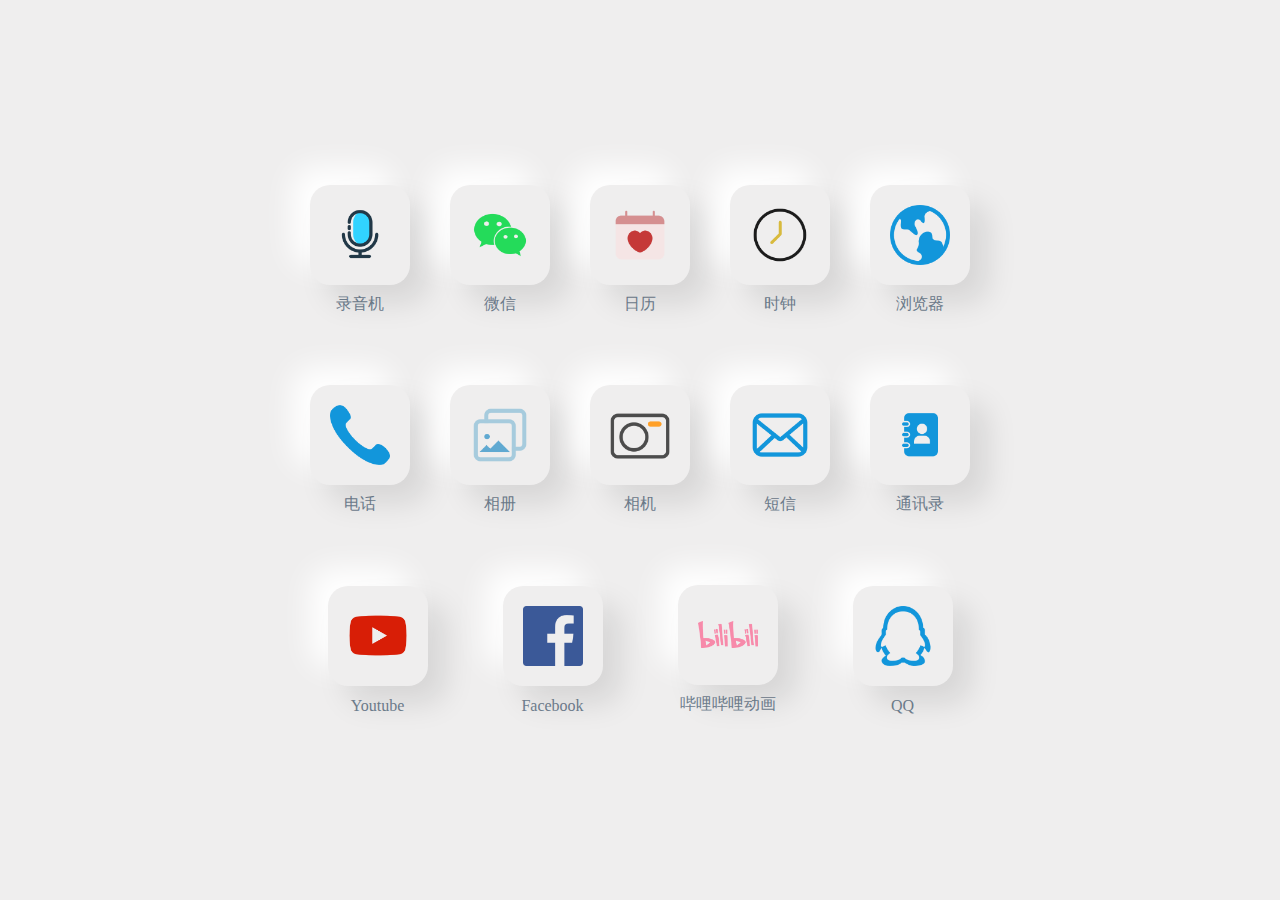
<file: 拟态图标效果/index.html>
<!DOCTYPE html>
<html lang="en">

<head>
  <meta charset="UTF-8">
  <meta name="viewport" content="width=device-width, initial-scale=1.0">
  <link rel="stylesheet" href="./index.css">
  <title>新拟态</title>
</head>

<body>
  <div class="container">
    <div class="box">
      <div class="img">
        <img src="./icos/录制.png" />
      </div>
      <p>录音机</p>
    </div>
    <div class="box">
      <div class="img">
        <img src="./icos/微信.png" />
      </div>
      <p>微信</p>
    </div>
    <div class="box">
      <div class="img">
        <img src="./icos/日历.png" />
      </div>
      <p>日历</p>
    </div>
    <div class="box">
      <div class="img">
        <img src="./icos/时钟.png" />
      </div>
      <p>时钟</p>
    </div>
    <div class="box">
      <div class="img">
        <img src="./icos/浏览器.png" />
      </div>
      <p>浏览器</p>
    </div>
    <div class="box">
      <div class="img">
        <img src="./icos/电话 (1).png" />
      </div>
      <p>电话</p>
    </div>
    <div class="box">
      <div class="img">
        <img src="./icos/相册.png" />
      </div>
      <p>相册</p>
    </div>
    <div class="box">
      <div class="img">
        <img src="./icos/相机.png" />
      </div>
      <p>相机</p>
    </div>
    <div class="box">
      <div class="img">
        <img src="./icos/短信.png" />
      </div>
      <p>短信</p>
    </div>
    <div class="box">
      <div class="img">
        <img src="./icos/通讯录.png" />
      </div>
      <p>通讯录</p>
    </div>
    <div class="box">
      <div class="img">
        <img src="./icos/youtube.png" />
      </div>
      <p>Youtube</p>
    </div>
    <div class="box">
      <div class="img">
        <img src="./icos/facebook.png" />
      </div>
      <p>Facebook</p>
    </div>
    <div class="box">
      <div class="img">
        <img src="./icos/BILIBILI_LOGO (1).png" />
      </div>
      <p>哔哩哔哩动画</p>
    </div>
    <div class="box">
      <div class="img">
        <img src="./icos/QQ (1).png" />
      </div>
      <p>QQ</p>
    </div>
  </div>
</body>

</html>
</file>
<file: 拟态图标效果/index.css>
* {
  margin: 0;
  padding: 0;
}

body {
  width: 100%;
  height: 100vh;
  display: flex;
  justify-content: center;
  align-items: center;
  background-color: #efeeee;
}

.container {
  width: 700px;
  height: 600px;
  display: flex;
  justify-content: space-around;
  flex-wrap: wrap;
  align-items: center;
}

.container .box {
  display: flex;
  justify-content: space-around;
  flex-direction: column;
  align-items: center;
  align-content: center;
  width: 100px;
  height: 140px;
  margin: 20px;
}

.container .box .img {
  width: 100px;
  height: 100px;
  box-shadow: 18px 18px 30px rgba(0, 0, 0, 0.1),
    -18px -18px 30px rgba(255, 255, 255, 1);
  border-radius: 20px;
  display: flex;
  align-items: center;
  justify-content: center;
  background-color: #efeeee;
  transition: box-shadow .2s ease-out;
  position: relative;
}

.container .box .img img {
  width: 60px;
  transition: width 0.2s ease-out;
}

.container .box p {
  color: slategrey;
}

.container .box .img:hover {
  box-shadow: 0px 0px 0px rgba(0, 0, 0, 0.2),
    0px 0px 0px rgba(255, 255, 255, 0.8),
    inset 18px 18px 30px rgba(0, 0, 0, 0.1),
    inset -18px -18px 30px rgba(255, 255, 255, 1);
  transition: box-shadow .2s ease-out;
}

.container .box .img:hover img {
  width: 58px;
  transition: width 0.2s ease-out;
}
</file>
